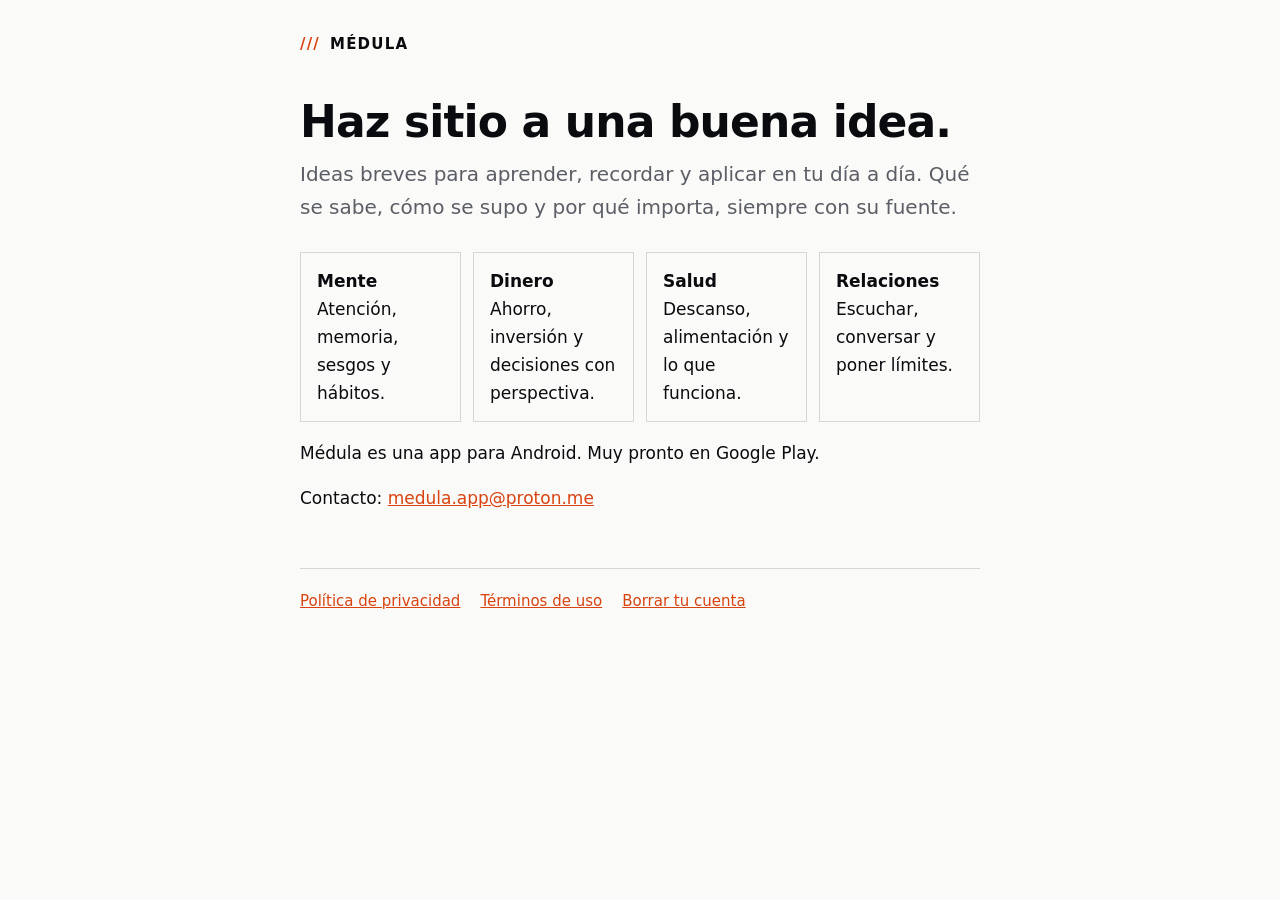
<file: index.html>
<!doctype html>
<html lang="es">
<head>
<meta charset="utf-8">
<meta name="viewport" content="width=device-width, initial-scale=1">
<title>Médula</title>
<meta name="description" content="Ideas breves con fuente para aprender, recordar y aplicar en tu día a día: mente, dinero, salud y relaciones.">
<link rel="icon" href="icono.png">
<link rel="stylesheet" href="estilo.css">
</head>
<body>
<main>
  <header class="marca"><span class="barras">///</span> Médula</header>
  <h1>Haz sitio a una buena idea.</h1>
  <p class="lema">Ideas breves para aprender, recordar y aplicar en tu día a día. Qué se sabe, cómo se supo y por qué importa, siempre con su fuente.</p>
  <ul class="areas">
    <li><b>Mente</b>Atención, memoria, sesgos y hábitos.</li>
    <li><b>Dinero</b>Ahorro, inversión y decisiones con perspectiva.</li>
    <li><b>Salud</b>Descanso, alimentación y lo que funciona.</li>
    <li><b>Relaciones</b>Escuchar, conversar y poner límites.</li>
  </ul>
  <p>Médula es una app para Android. Muy pronto en Google Play.</p>
  <p>Contacto: <a href="mailto:medula.app@proton.me">medula.app@proton.me</a></p>
  <nav class="pie">
    <a href="privacidad.html">Política de privacidad</a>
    <a href="terminos.html">Términos de uso</a>
    <a href="borrar-cuenta.html">Borrar tu cuenta</a>
  </nav>
</main>
</body>
</html>
</file>
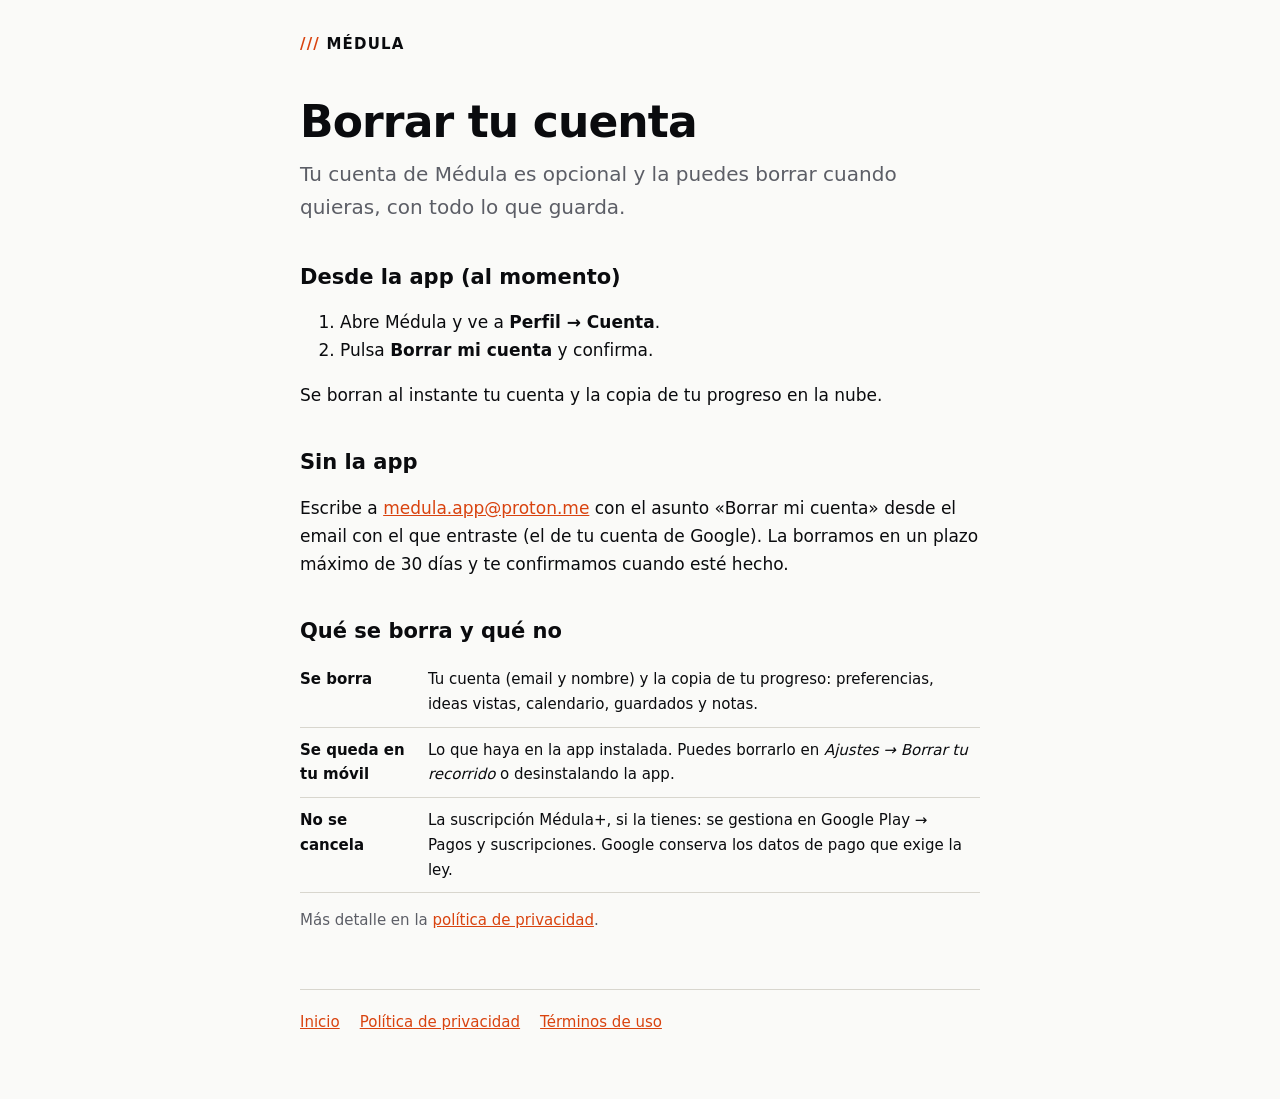
<file: borrar-cuenta.html>
<!doctype html>
<html lang="es">
<head>
<meta charset="utf-8">
<meta name="viewport" content="width=device-width, initial-scale=1">
<title>Borrar tu cuenta · Médula</title>
<meta name="description" content="Cómo borrar tu cuenta de Médula y los datos asociados, desde la app o sin ella.">
<link rel="icon" href="icono.png">
<link rel="stylesheet" href="estilo.css">
</head>
<body>
<main>
  <header class="marca"><a href="./"><span class="barras">///</span> Médula</a></header>
  <h1>Borrar tu cuenta</h1>
  <p class="lema">Tu cuenta de Médula es opcional y la puedes borrar cuando quieras, con todo lo que guarda.</p>

  <h2>Desde la app (al momento)</h2>
  <ol>
    <li>Abre Médula y ve a <strong>Perfil → Cuenta</strong>.</li>
    <li>Pulsa <strong>Borrar mi cuenta</strong> y confirma.</li>
  </ol>
  <p>Se borran al instante tu cuenta y la copia de tu progreso en la nube.</p>

  <h2>Sin la app</h2>
  <p>Escribe a <a href="mailto:medula.app@proton.me?subject=Borrar%20mi%20cuenta%20de%20M%C3%A9dula">medula.app@proton.me</a> con el asunto «Borrar mi cuenta» desde el email con el que entraste (el de tu cuenta de Google). La borramos en un plazo máximo de 30 días y te confirmamos cuando esté hecho.</p>

  <h2>Qué se borra y qué no</h2>
  <table>
    <tr><th>Se borra</th><td>Tu cuenta (email y nombre) y la copia de tu progreso: preferencias, ideas vistas, calendario, guardados y notas.</td></tr>
    <tr><th>Se queda en tu móvil</th><td>Lo que haya en la app instalada. Puedes borrarlo en <em>Ajustes → Borrar tu recorrido</em> o desinstalando la app.</td></tr>
    <tr><th>No se cancela</th><td>La suscripción Médula+, si la tienes: se gestiona en Google Play → Pagos y suscripciones. Google conserva los datos de pago que exige la ley.</td></tr>
  </table>
  <p class="nota">Más detalle en la <a href="privacidad.html">política de privacidad</a>.</p>

  <nav class="pie">
    <a href="./">Inicio</a>
    <a href="privacidad.html">Política de privacidad</a>
    <a href="terminos.html">Términos de uso</a>
  </nav>
</main>
</body>
</html>
</file>
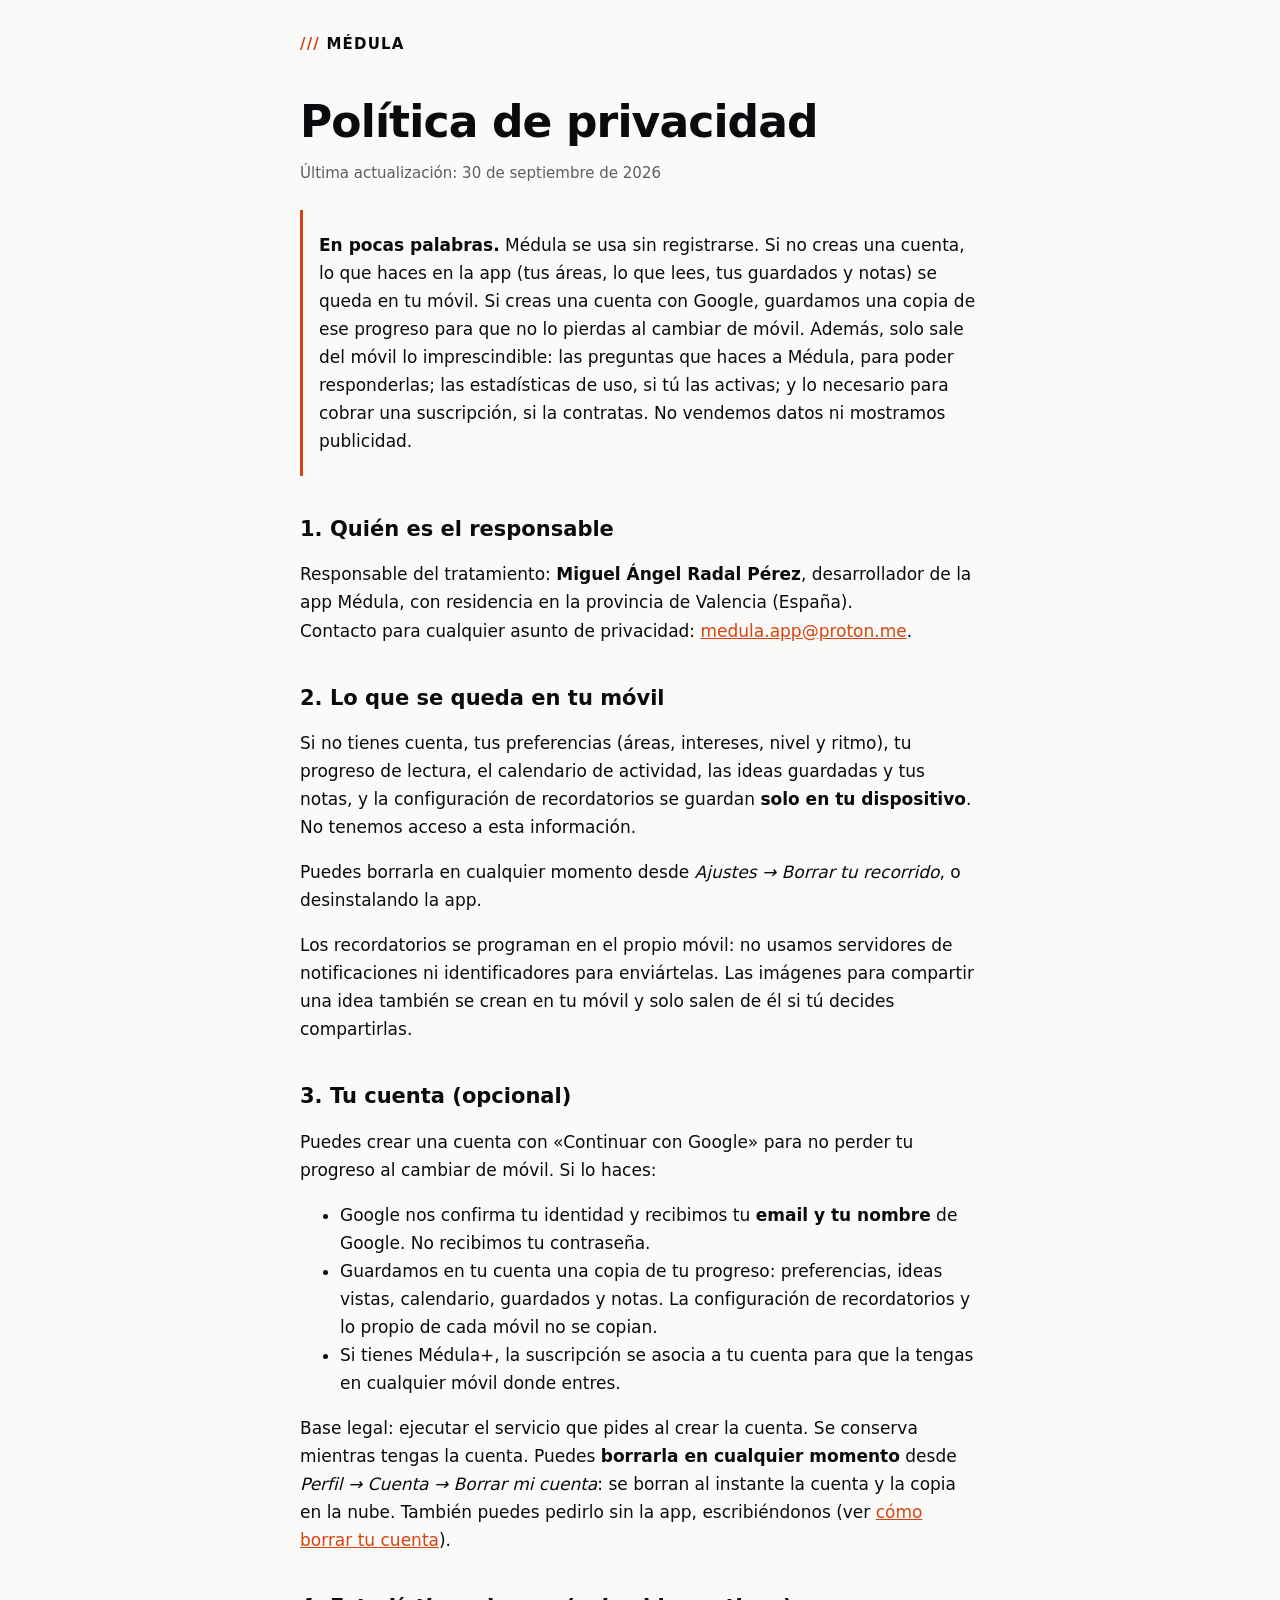
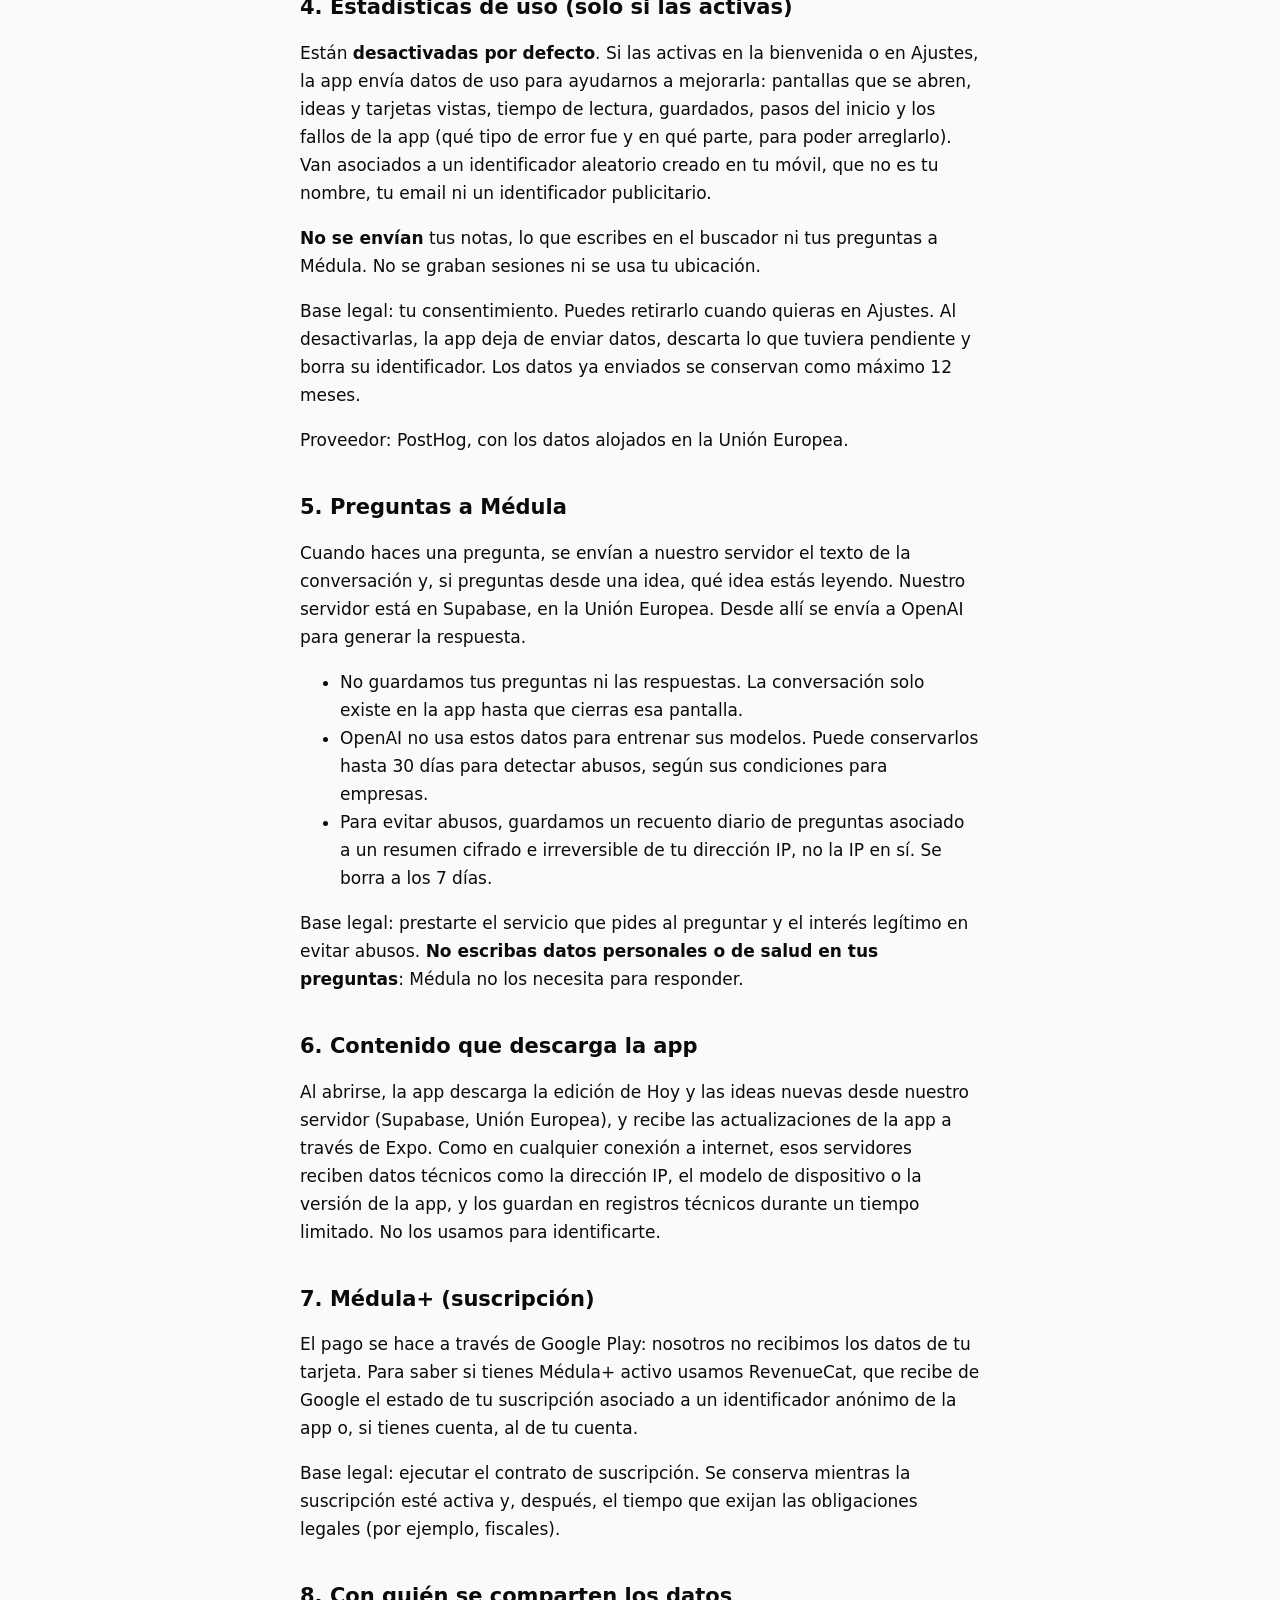
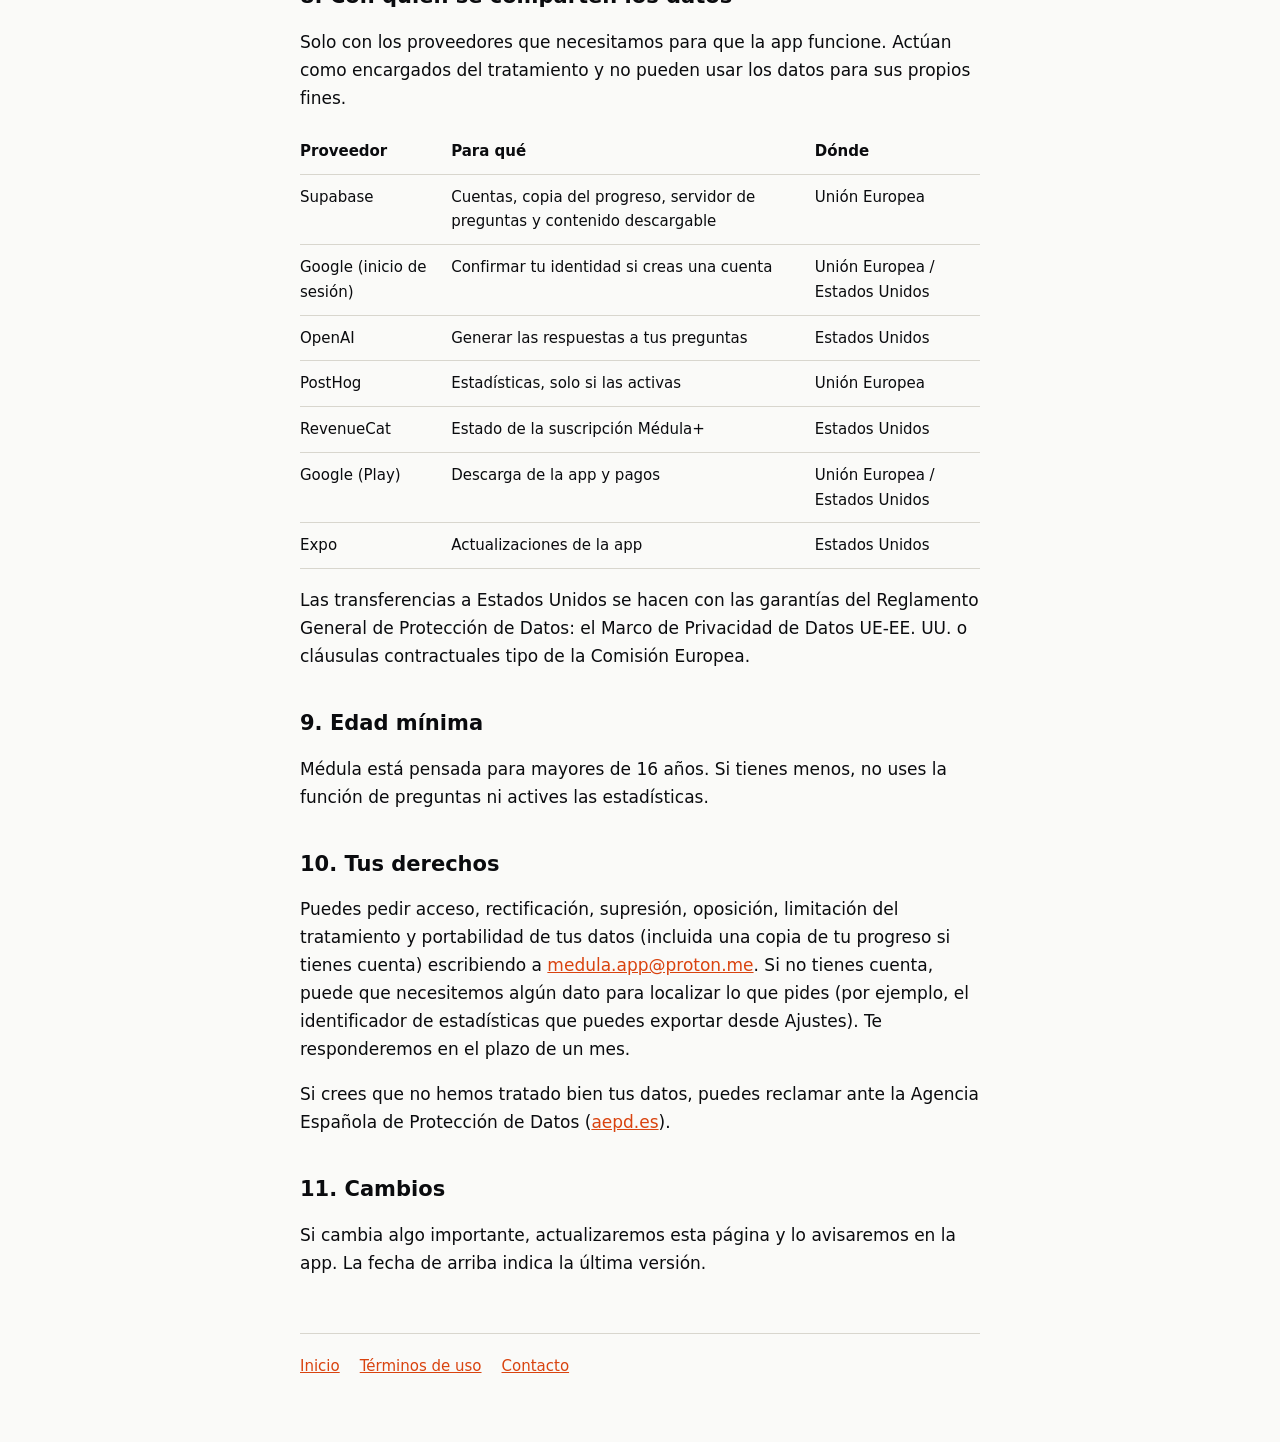
<file: privacidad.html>
<!doctype html>
<html lang="es">
<head>
<meta charset="utf-8">
<meta name="viewport" content="width=device-width, initial-scale=1">
<title>Privacidad · Médula</title>
<meta name="description" content="Qué datos trata la app Médula, para qué, con quién y cómo ejercer tus derechos.">
<link rel="icon" href="icono.png">
<link rel="stylesheet" href="estilo.css">
</head>
<body>
<main>
  <header class="marca"><a href="./"><span class="barras">///</span> Médula</a></header>
  <h1>Política de privacidad</h1>
  <p class="fecha">Última actualización: 30 de septiembre de 2026</p>

  <div class="resumen">
    <p><strong>En pocas palabras.</strong> Médula se usa sin registrarse. Si no creas una cuenta, lo que haces en la app (tus áreas, lo que lees, tus guardados y notas) se queda en tu móvil. Si creas una cuenta con Google, guardamos una copia de ese progreso para que no lo pierdas al cambiar de móvil. Además, solo sale del móvil lo imprescindible: las preguntas que haces a Médula, para poder responderlas; las estadísticas de uso, si tú las activas; y lo necesario para cobrar una suscripción, si la contratas. No vendemos datos ni mostramos publicidad.</p>
  </div>

  <h2>1. Quién es el responsable</h2>
  <p>Responsable del tratamiento: <strong>Miguel Ángel Radal Pérez</strong>, desarrollador de la app Médula, con residencia en la provincia de Valencia (España).<br>
  Contacto para cualquier asunto de privacidad: <a href="mailto:medula.app@proton.me">medula.app@proton.me</a>.</p>

  <h2>2. Lo que se queda en tu móvil</h2>
  <p>Si no tienes cuenta, tus preferencias (áreas, intereses, nivel y ritmo), tu progreso de lectura, el calendario de actividad, las ideas guardadas y tus notas, y la configuración de recordatorios se guardan <strong>solo en tu dispositivo</strong>. No tenemos acceso a esta información.</p>
  <p>Puedes borrarla en cualquier momento desde <em>Ajustes → Borrar tu recorrido</em>, o desinstalando la app.</p>
  <p>Los recordatorios se programan en el propio móvil: no usamos servidores de notificaciones ni identificadores para enviártelas. Las imágenes para compartir una idea también se crean en tu móvil y solo salen de él si tú decides compartirlas.</p>

  <h2>3. Tu cuenta (opcional)</h2>
  <p>Puedes crear una cuenta con «Continuar con Google» para no perder tu progreso al cambiar de móvil. Si lo haces:</p>
  <ul>
    <li>Google nos confirma tu identidad y recibimos tu <strong>email y tu nombre</strong> de Google. No recibimos tu contraseña.</li>
    <li>Guardamos en tu cuenta una copia de tu progreso: preferencias, ideas vistas, calendario, guardados y notas. La configuración de recordatorios y lo propio de cada móvil no se copian.</li>
    <li>Si tienes Médula+, la suscripción se asocia a tu cuenta para que la tengas en cualquier móvil donde entres.</li>
  </ul>
  <p>Base legal: ejecutar el servicio que pides al crear la cuenta. Se conserva mientras tengas la cuenta. Puedes <strong>borrarla en cualquier momento</strong> desde <em>Perfil → Cuenta → Borrar mi cuenta</em>: se borran al instante la cuenta y la copia en la nube. También puedes pedirlo sin la app, escribiéndonos (ver <a href="borrar-cuenta.html">cómo borrar tu cuenta</a>).</p>

  <h2>4. Estadísticas de uso (solo si las activas)</h2>
  <p>Están <strong>desactivadas por defecto</strong>. Si las activas en la bienvenida o en Ajustes, la app envía datos de uso para ayudarnos a mejorarla: pantallas que se abren, ideas y tarjetas vistas, tiempo de lectura, guardados, pasos del inicio y los fallos de la app (qué tipo de error fue y en qué parte, para poder arreglarlo). Van asociados a un identificador aleatorio creado en tu móvil, que no es tu nombre, tu email ni un identificador publicitario.</p>
  <p><strong>No se envían</strong> tus notas, lo que escribes en el buscador ni tus preguntas a Médula. No se graban sesiones ni se usa tu ubicación.</p>
  <p>Base legal: tu consentimiento. Puedes retirarlo cuando quieras en Ajustes. Al desactivarlas, la app deja de enviar datos, descarta lo que tuviera pendiente y borra su identificador. Los datos ya enviados se conservan como máximo 12 meses.</p>
  <p>Proveedor: PostHog, con los datos alojados en la Unión Europea.</p>

  <h2>5. Preguntas a Médula</h2>
  <p>Cuando haces una pregunta, se envían a nuestro servidor el texto de la conversación y, si preguntas desde una idea, qué idea estás leyendo. Nuestro servidor está en Supabase, en la Unión Europea. Desde allí se envía a OpenAI para generar la respuesta.</p>
  <ul>
    <li>No guardamos tus preguntas ni las respuestas. La conversación solo existe en la app hasta que cierras esa pantalla.</li>
    <li>OpenAI no usa estos datos para entrenar sus modelos. Puede conservarlos hasta 30 días para detectar abusos, según sus condiciones para empresas.</li>
    <li>Para evitar abusos, guardamos un recuento diario de preguntas asociado a un resumen cifrado e irreversible de tu dirección IP, no la IP en sí. Se borra a los 7 días.</li>
  </ul>
  <p>Base legal: prestarte el servicio que pides al preguntar y el interés legítimo en evitar abusos. <strong>No escribas datos personales o de salud en tus preguntas</strong>: Médula no los necesita para responder.</p>

  <h2>6. Contenido que descarga la app</h2>
  <p>Al abrirse, la app descarga la edición de Hoy y las ideas nuevas desde nuestro servidor (Supabase, Unión Europea), y recibe las actualizaciones de la app a través de Expo. Como en cualquier conexión a internet, esos servidores reciben datos técnicos como la dirección IP, el modelo de dispositivo o la versión de la app, y los guardan en registros técnicos durante un tiempo limitado. No los usamos para identificarte.</p>

  <h2>7. Médula+ (suscripción)</h2>
  <p>El pago se hace a través de Google Play: nosotros no recibimos los datos de tu tarjeta. Para saber si tienes Médula+ activo usamos RevenueCat, que recibe de Google el estado de tu suscripción asociado a un identificador anónimo de la app o, si tienes cuenta, al de tu cuenta.</p>
  <p>Base legal: ejecutar el contrato de suscripción. Se conserva mientras la suscripción esté activa y, después, el tiempo que exijan las obligaciones legales (por ejemplo, fiscales).</p>

  <h2>8. Con quién se comparten los datos</h2>
  <p>Solo con los proveedores que necesitamos para que la app funcione. Actúan como encargados del tratamiento y no pueden usar los datos para sus propios fines.</p>
  <table>
    <tr><th>Proveedor</th><th>Para qué</th><th>Dónde</th></tr>
    <tr><td>Supabase</td><td>Cuentas, copia del progreso, servidor de preguntas y contenido descargable</td><td>Unión Europea</td></tr>
    <tr><td>Google (inicio de sesión)</td><td>Confirmar tu identidad si creas una cuenta</td><td>Unión Europea / Estados Unidos</td></tr>
    <tr><td>OpenAI</td><td>Generar las respuestas a tus preguntas</td><td>Estados Unidos</td></tr>
    <tr><td>PostHog</td><td>Estadísticas, solo si las activas</td><td>Unión Europea</td></tr>
    <tr><td>RevenueCat</td><td>Estado de la suscripción Médula+</td><td>Estados Unidos</td></tr>
    <tr><td>Google (Play)</td><td>Descarga de la app y pagos</td><td>Unión Europea / Estados Unidos</td></tr>
    <tr><td>Expo</td><td>Actualizaciones de la app</td><td>Estados Unidos</td></tr>
  </table>
  <p>Las transferencias a Estados Unidos se hacen con las garantías del Reglamento General de Protección de Datos: el Marco de Privacidad de Datos UE-EE. UU. o cláusulas contractuales tipo de la Comisión Europea.</p>

  <h2>9. Edad mínima</h2>
  <p>Médula está pensada para mayores de 16 años. Si tienes menos, no uses la función de preguntas ni actives las estadísticas.</p>

  <h2>10. Tus derechos</h2>
  <p>Puedes pedir acceso, rectificación, supresión, oposición, limitación del tratamiento y portabilidad de tus datos (incluida una copia de tu progreso si tienes cuenta) escribiendo a <a href="mailto:medula.app@proton.me">medula.app@proton.me</a>. Si no tienes cuenta, puede que necesitemos algún dato para localizar lo que pides (por ejemplo, el identificador de estadísticas que puedes exportar desde Ajustes). Te responderemos en el plazo de un mes.</p>
  <p>Si crees que no hemos tratado bien tus datos, puedes reclamar ante la Agencia Española de Protección de Datos (<a href="https://www.aepd.es">aepd.es</a>).</p>

  <h2>11. Cambios</h2>
  <p>Si cambia algo importante, actualizaremos esta página y lo avisaremos en la app. La fecha de arriba indica la última versión.</p>

  <nav class="pie">
    <a href="./">Inicio</a>
    <a href="terminos.html">Términos de uso</a>
    <a href="mailto:medula.app@proton.me">Contacto</a>
  </nav>
</main>
</body>
</html>
</file>
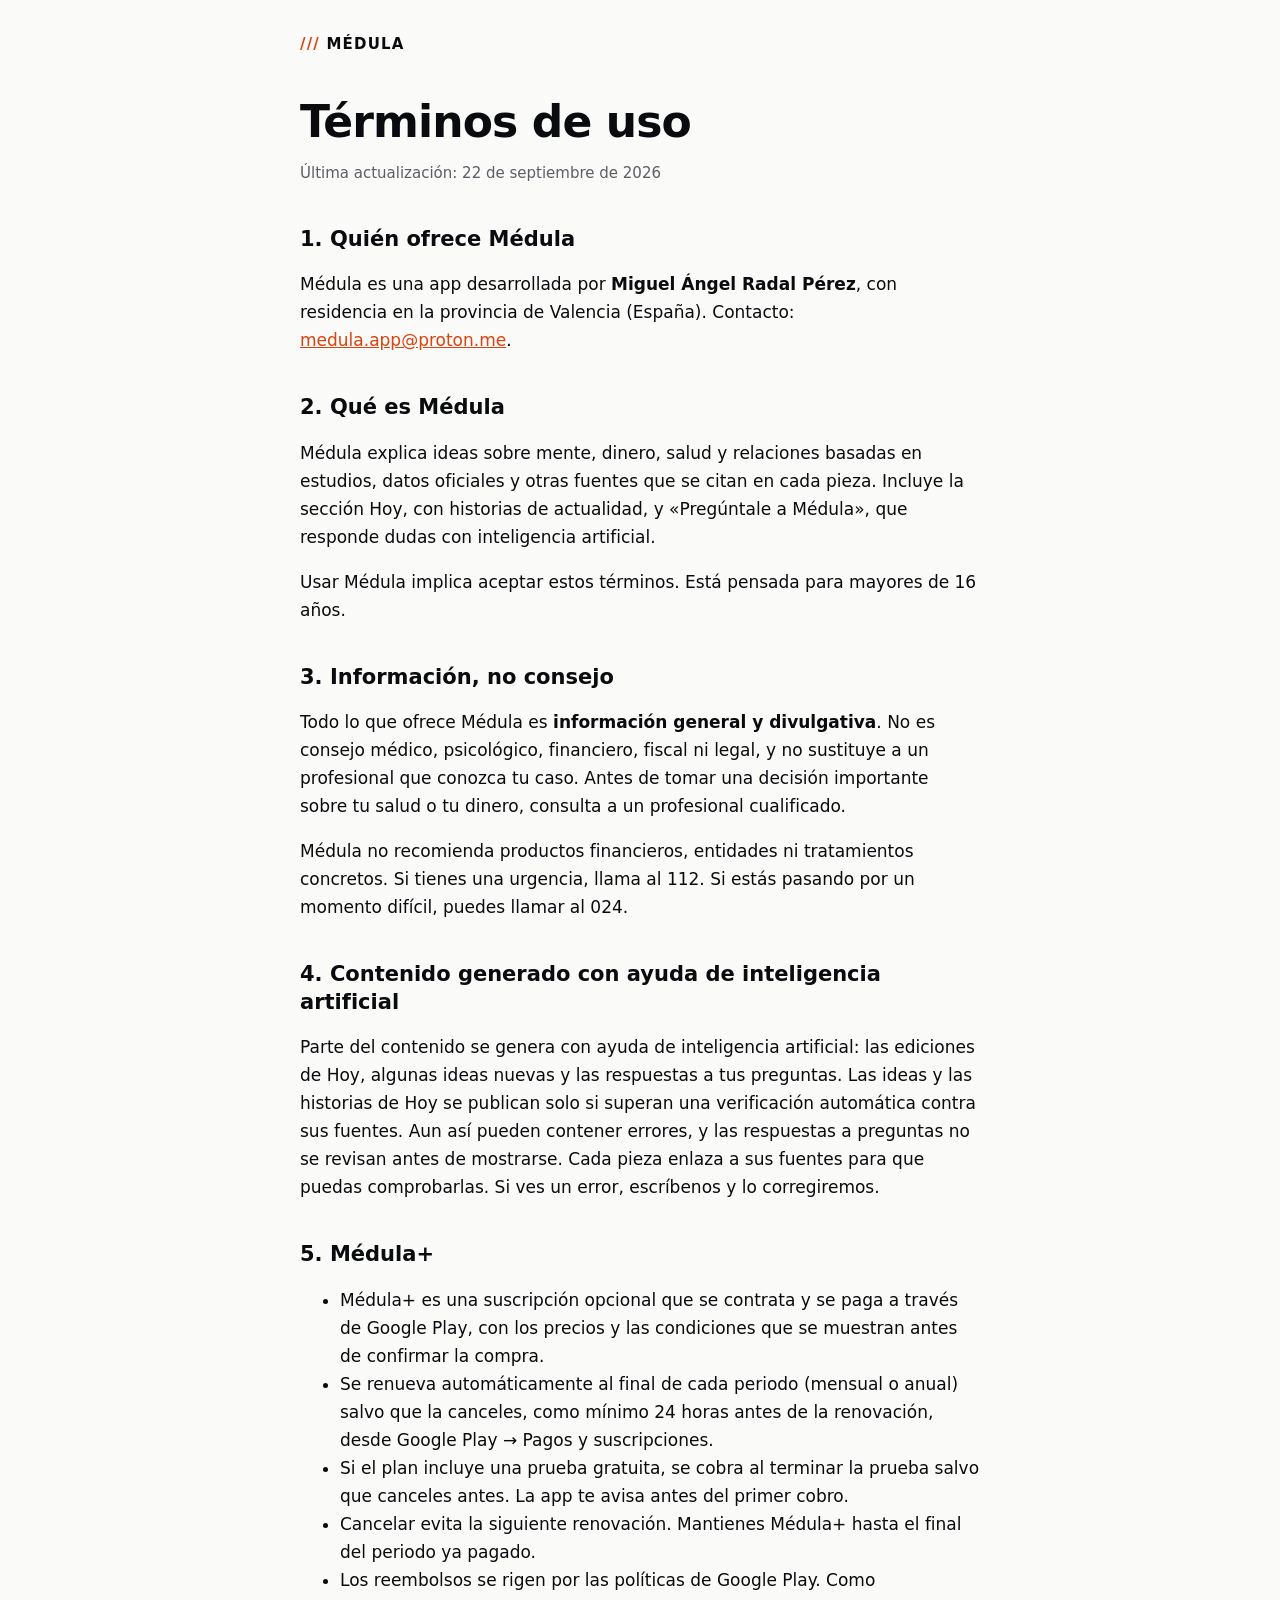
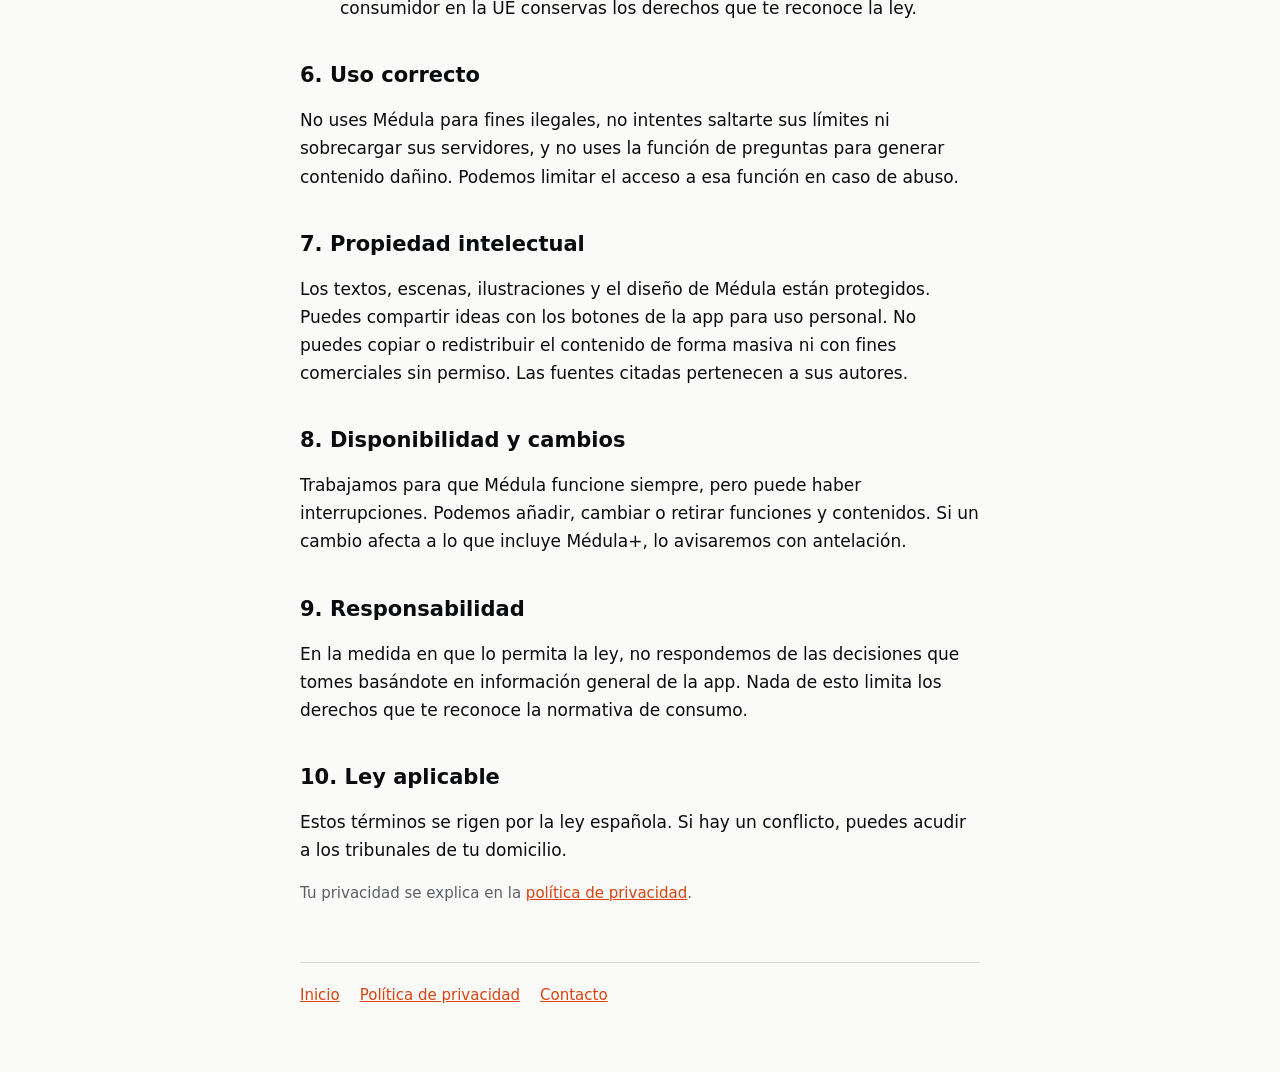
<file: terminos.html>
<!doctype html>
<html lang="es">
<head>
<meta charset="utf-8">
<meta name="viewport" content="width=device-width, initial-scale=1">
<title>Términos · Médula</title>
<meta name="description" content="Condiciones de uso de la app Médula y de la suscripción Médula+.">
<link rel="icon" href="icono.png">
<link rel="stylesheet" href="estilo.css">
</head>
<body>
<main>
  <header class="marca"><a href="./"><span class="barras">///</span> Médula</a></header>
  <h1>Términos de uso</h1>
  <p class="fecha">Última actualización: 22 de septiembre de 2026</p>

  <h2>1. Quién ofrece Médula</h2>
  <p>Médula es una app desarrollada por <strong>Miguel Ángel Radal Pérez</strong>, con residencia en la provincia de Valencia (España). Contacto: <a href="mailto:medula.app@proton.me">medula.app@proton.me</a>.</p>

  <h2>2. Qué es Médula</h2>
  <p>Médula explica ideas sobre mente, dinero, salud y relaciones basadas en estudios, datos oficiales y otras fuentes que se citan en cada pieza. Incluye la sección Hoy, con historias de actualidad, y «Pregúntale a Médula», que responde dudas con inteligencia artificial.</p>
  <p>Usar Médula implica aceptar estos términos. Está pensada para mayores de 16 años.</p>

  <h2>3. Información, no consejo</h2>
  <p>Todo lo que ofrece Médula es <strong>información general y divulgativa</strong>. No es consejo médico, psicológico, financiero, fiscal ni legal, y no sustituye a un profesional que conozca tu caso. Antes de tomar una decisión importante sobre tu salud o tu dinero, consulta a un profesional cualificado.</p>
  <p>Médula no recomienda productos financieros, entidades ni tratamientos concretos. Si tienes una urgencia, llama al 112. Si estás pasando por un momento difícil, puedes llamar al 024.</p>

  <h2>4. Contenido generado con ayuda de inteligencia artificial</h2>
  <p>Parte del contenido se genera con ayuda de inteligencia artificial: las ediciones de Hoy, algunas ideas nuevas y las respuestas a tus preguntas. Las ideas y las historias de Hoy se publican solo si superan una verificación automática contra sus fuentes. Aun así pueden contener errores, y las respuestas a preguntas no se revisan antes de mostrarse. Cada pieza enlaza a sus fuentes para que puedas comprobarlas. Si ves un error, escríbenos y lo corregiremos.</p>

  <h2>5. Médula+</h2>
  <ul>
    <li>Médula+ es una suscripción opcional que se contrata y se paga a través de Google Play, con los precios y las condiciones que se muestran antes de confirmar la compra.</li>
    <li>Se renueva automáticamente al final de cada periodo (mensual o anual) salvo que la canceles, como mínimo 24 horas antes de la renovación, desde Google Play → Pagos y suscripciones.</li>
    <li>Si el plan incluye una prueba gratuita, se cobra al terminar la prueba salvo que canceles antes. La app te avisa antes del primer cobro.</li>
    <li>Cancelar evita la siguiente renovación. Mantienes Médula+ hasta el final del periodo ya pagado.</li>
    <li>Los reembolsos se rigen por las políticas de Google Play. Como consumidor en la UE conservas los derechos que te reconoce la ley.</li>
  </ul>

  <h2>6. Uso correcto</h2>
  <p>No uses Médula para fines ilegales, no intentes saltarte sus límites ni sobrecargar sus servidores, y no uses la función de preguntas para generar contenido dañino. Podemos limitar el acceso a esa función en caso de abuso.</p>

  <h2>7. Propiedad intelectual</h2>
  <p>Los textos, escenas, ilustraciones y el diseño de Médula están protegidos. Puedes compartir ideas con los botones de la app para uso personal. No puedes copiar o redistribuir el contenido de forma masiva ni con fines comerciales sin permiso. Las fuentes citadas pertenecen a sus autores.</p>

  <h2>8. Disponibilidad y cambios</h2>
  <p>Trabajamos para que Médula funcione siempre, pero puede haber interrupciones. Podemos añadir, cambiar o retirar funciones y contenidos. Si un cambio afecta a lo que incluye Médula+, lo avisaremos con antelación.</p>

  <h2>9. Responsabilidad</h2>
  <p>En la medida en que lo permita la ley, no respondemos de las decisiones que tomes basándote en información general de la app. Nada de esto limita los derechos que te reconoce la normativa de consumo.</p>

  <h2>10. Ley aplicable</h2>
  <p>Estos términos se rigen por la ley española. Si hay un conflicto, puedes acudir a los tribunales de tu domicilio.</p>

  <p class="nota">Tu privacidad se explica en la <a href="privacidad.html">política de privacidad</a>.</p>

  <nav class="pie">
    <a href="./">Inicio</a>
    <a href="privacidad.html">Política de privacidad</a>
    <a href="mailto:medula.app@proton.me">Contacto</a>
  </nav>
</main>
</body>
</html>
</file>
<file: estilo.css>
/* Web pública de Médula: portada y textos legales. Identidad «Pulso»: carbón, papel y una señal naranja. */
:root {
  --ink: #0A0B0E;
  --ink2: #14161A;
  --paper: #FAFAF8;
  --muted: #5C5E66;
  --line: #D8D6CE;
  --signal: #D9430F;
  --bg: var(--paper);
  --text: var(--ink);
}
@media (prefers-color-scheme: dark) {
  :root { --bg: var(--ink); --text: #FAFAF8; --muted: #9A9CA4; --line: #2A2D34; --signal: #FF5A1F; }
}
* { box-sizing: border-box; }
html { -webkit-text-size-adjust: 100%; }
body {
  margin: 0; background: var(--bg); color: var(--text);
  font: 17px/1.65 Manrope, system-ui, -apple-system, "Segoe UI", sans-serif;
}
main { max-width: 720px; margin: 0 auto; padding: 32px 20px 64px; }
header.marca { display: flex; align-items: center; gap: 10px; font-weight: 800; letter-spacing: .08em; text-transform: uppercase; font-size: 15px; }
header.marca .barras { color: var(--signal); font-weight: 900; }
header.marca a { color: inherit; text-decoration: none; }
h1 { font: 800 clamp(30px, 7vw, 44px)/1.12 Unbounded, Manrope, system-ui, sans-serif; letter-spacing: -.02em; margin: 40px 0 12px; }
h2 { font: 800 21px/1.3 Unbounded, Manrope, system-ui, sans-serif; margin: 40px 0 8px; }
h3 { font-size: 17px; margin: 24px 0 4px; }
p, li { max-width: 68ch; }
a { color: var(--signal); }
.fecha, .nota { color: var(--muted); font-size: 15px; }
.resumen { border-left: 3px solid var(--signal); padding: 4px 0 4px 16px; margin: 24px 0; }
table { border-collapse: collapse; width: 100%; font-size: 15px; margin: 12px 0; display: block; overflow-x: auto; }
th, td { text-align: left; vertical-align: top; padding: 10px 12px 10px 0; border-bottom: 1px solid var(--line); }
th { font-weight: 700; }
nav.pie { margin-top: 56px; padding-top: 20px; border-top: 1px solid var(--line); display: flex; flex-wrap: wrap; gap: 8px 20px; font-size: 15px; }
.lema { font-size: 20px; color: var(--muted); margin: 0 0 28px; }
.areas { display: grid; grid-template-columns: repeat(auto-fit, minmax(150px, 1fr)); gap: 12px; padding: 0; list-style: none; }
.areas li { border: 1px solid var(--line); padding: 14px 16px; }
.areas b { display: block; }
</file>
